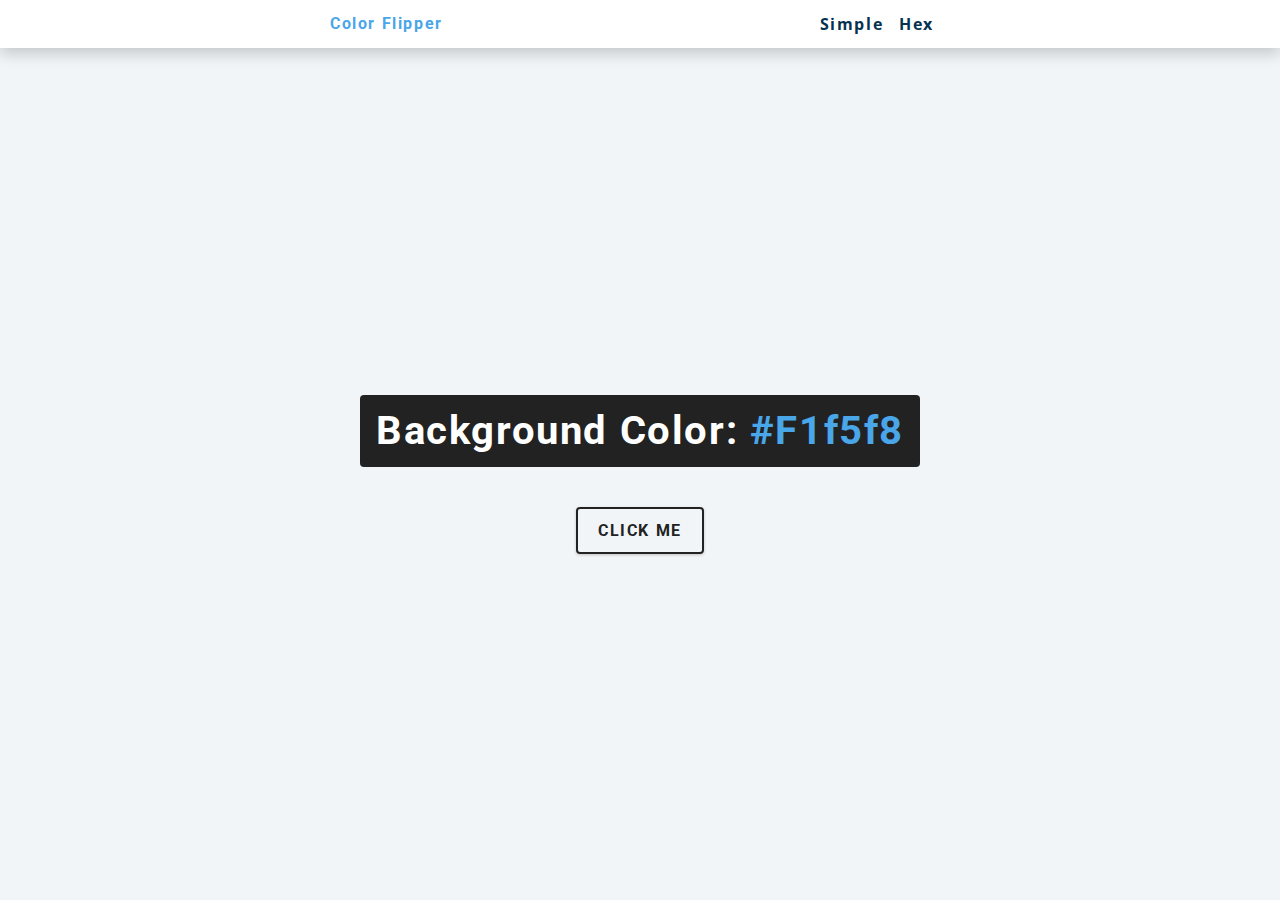
<file: Color Flipper/index.html>
<html lang="en">
  <head>
    <meta charset="UTF-8" />
    <meta http-equiv="X-UA-Compatible" content="IE=edge" />
    <meta name="viewport" content="width=device-width, initial-scale=1.0" />
    <!-- Styles -->
    <link rel="stylesheet" href="style.css" />
    <title>Color Flipper</title>
  </head>
  <body>
    <nav>
      <div class="nav-center">
        <h4>Color Flipper</h4>
        <ul class="nav-links">
          <li>
            <a href="index.html">Simple</a>
          </li>
          <li>
            <a href="hex.html">Hex</a>
          </li>
        </ul>
      </div>
    </nav>

    <main>
      <div class="container">
        <h2>Background Color: <span class="color">#f1f5f8</span></h2>
        <button id="btn" class="btn btn-hero">Click Me</button>
      </div>
    </main>
    <!-- javascript -->
    <script type="text/javascript" src="script.js"></script>
  </body>
</html>
</file>
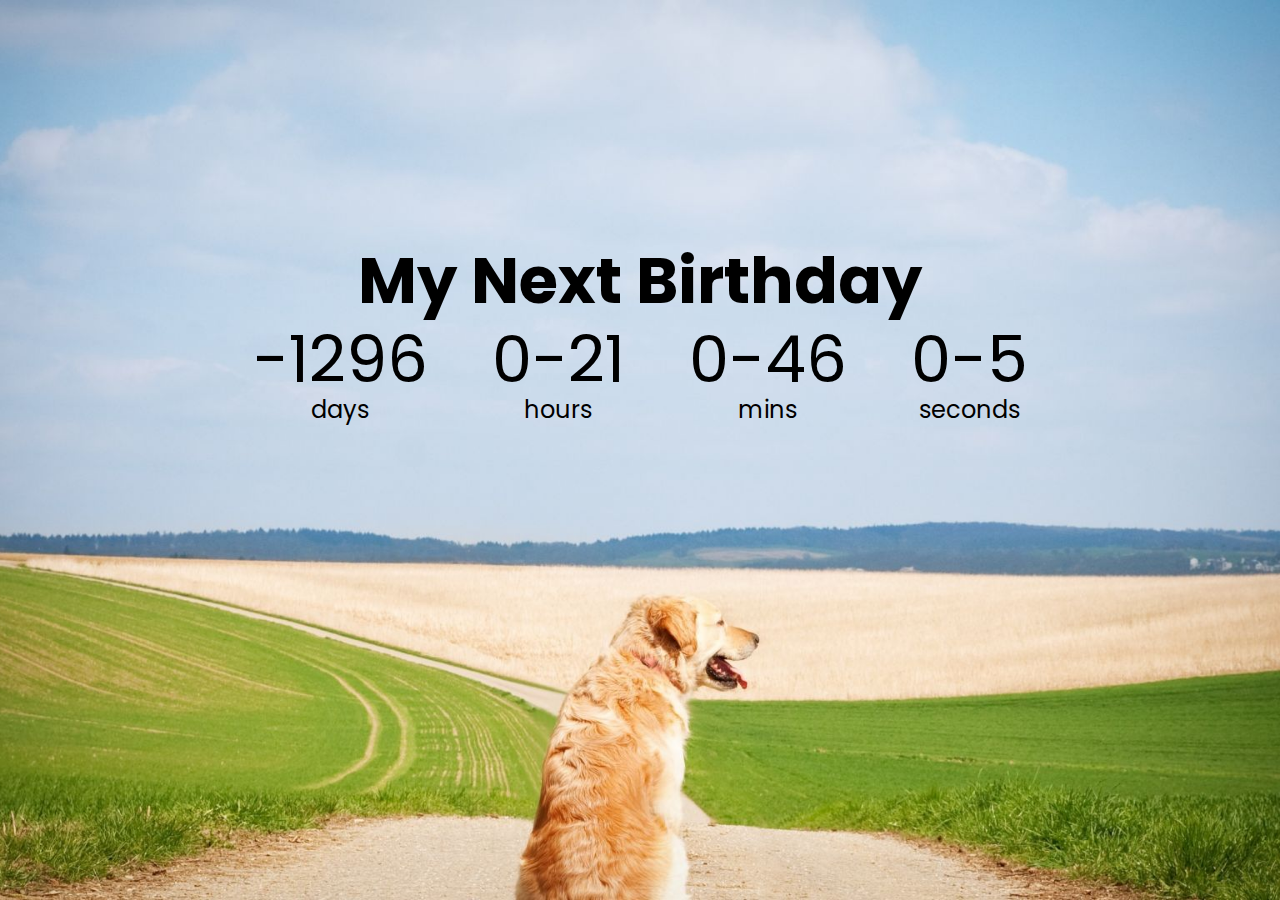
<file: Countdown-timer/index.html>
<html lang="en">
  <head>
    <meta charset="UTF-8" />
    <meta http-equiv="X-UA-Compatible" content="IE=edge" />
    <meta name="viewport" content="width=device-width, initial-scale=1.0" />
    <link rel="stylesheet" href="style.css" />

    <title>CountDown-timer</title>
  </head>
  <body>
    <h1>My Next Birthday</h1>
    <div class="countdown_container">
      <div class="countdown-el days_c">
        <p class="big_text" id="days">0</p>
        <span>days </span>
      </div>
      <div class="countdown-el hours_c">
        <p class="big_text" id="hours">0</p>
        <span>hours </span>
      </div>
      <div class="countdown-el mins_c">
        <p class="big_text" id="mins">0</p>
        <span>mins</span>
      </div>
      <div class="countdown-el seconds_c">
        <p class="big_text" id="seconds">0</p>
        <span>seconds</span>
      </div>
    </div>
  </body>
  <script type="text/javascript" src="script.js"></script>
</html>
</file>
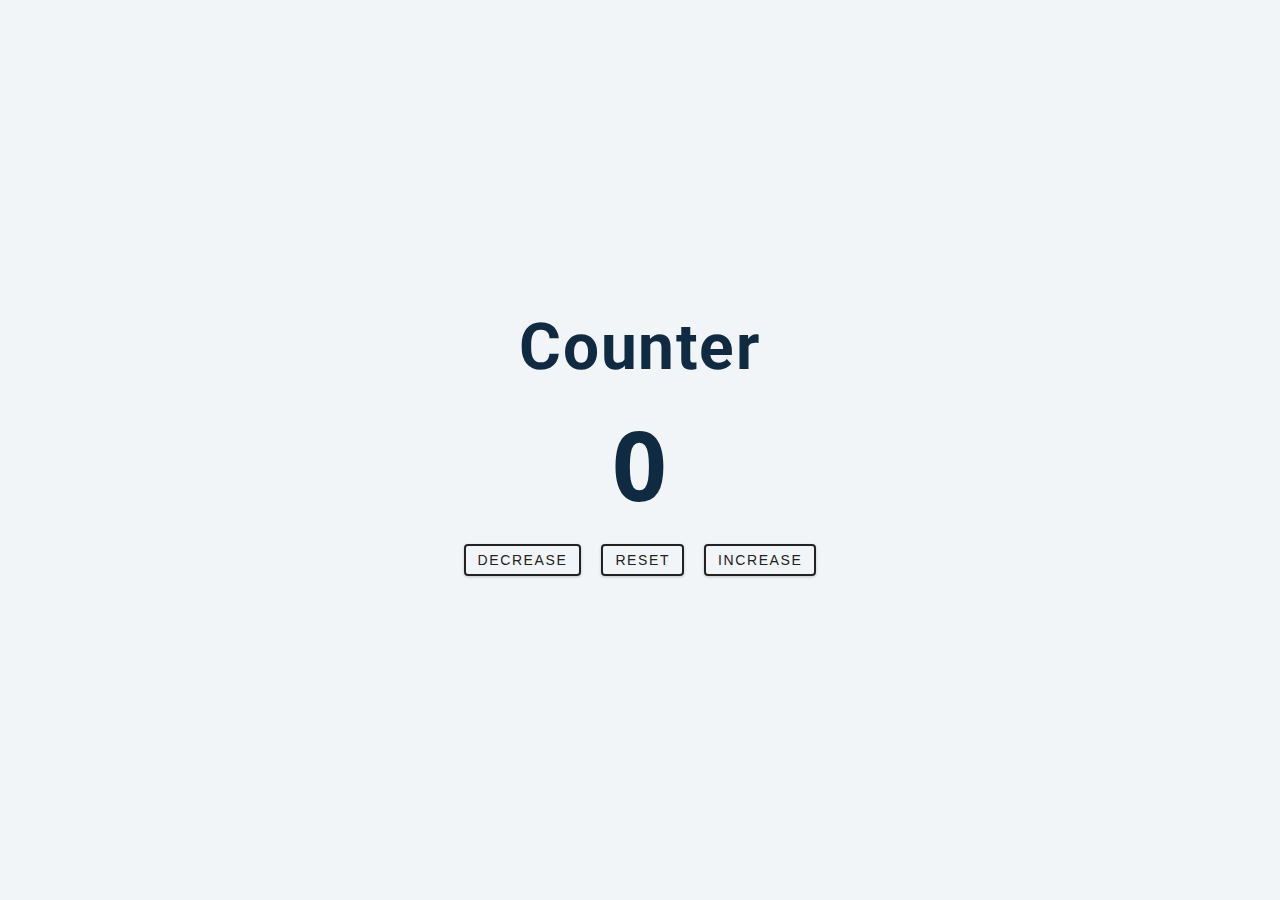
<file: Counter/index.html>
<html lang="en">
  <head>
    <meta charset="UTF-8" />
    <meta http-equiv="X-UA-Compatible" content="IE=edge" />
    <meta name="viewport" content="width=device-width, initial-scale=1.0" />
    <!-- Styles -->
    <link rel="stylesheet" href="style.css" />

    <title>Counter</title>
  </head>
  <body>
    <main>
      <div class="container">
        <h1>Counter</h1>
        <span id="value">0</span>
        <div class="button-container">
          <button class="btn decrease">Decrease</button>
          <button class="btn reset">Reset</button>
          <button class="btn increase">Increase</button>
        </div>
      </div>
    </main>
    <!-- javascript -->
    <script type="text/javascript" src="script.js"></script>
  </body>
</html>
</file>
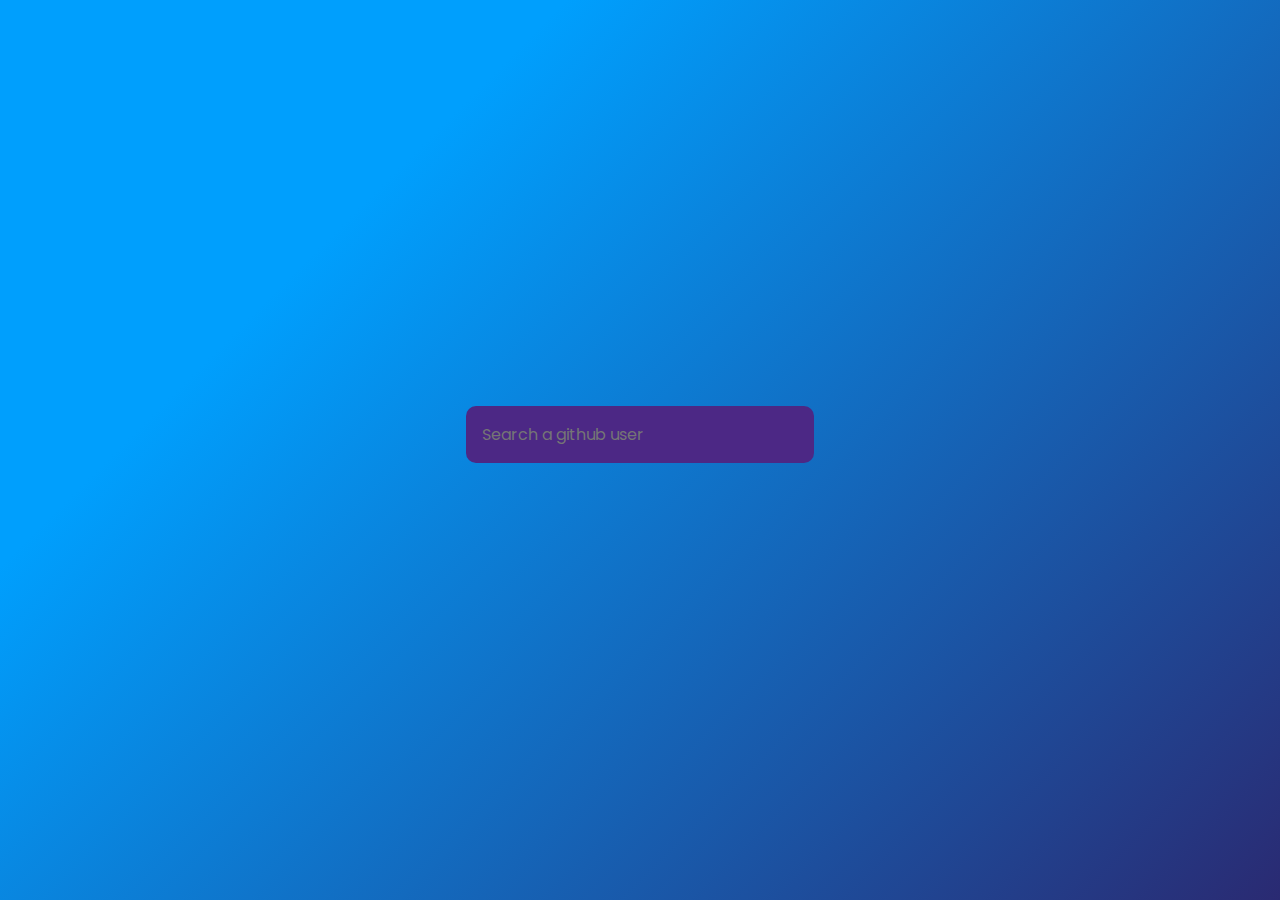
<file: Github profile/index.html>
<html lang="en">
  <head>
    <meta charset="UTF-8" />
    <meta http-equiv="X-UA-Compatible" content="IE=edge" />
    <meta name="viewport" content="width=device-width, initial-scale=1.0" />
    <!-- Styles -->
    <link rel="stylesheet" href="style.css" />

    <title>Github profile</title>
  </head>
  <body>
    <form action="" id="form">
      <input type="text" id="search" placeholder="Search a github user" />
    </form>
    <main id="main"></main>
    <!-- javascript -->
    <script type="text/javascript" src="script.js"></script>
  </body>
</html>
</file>
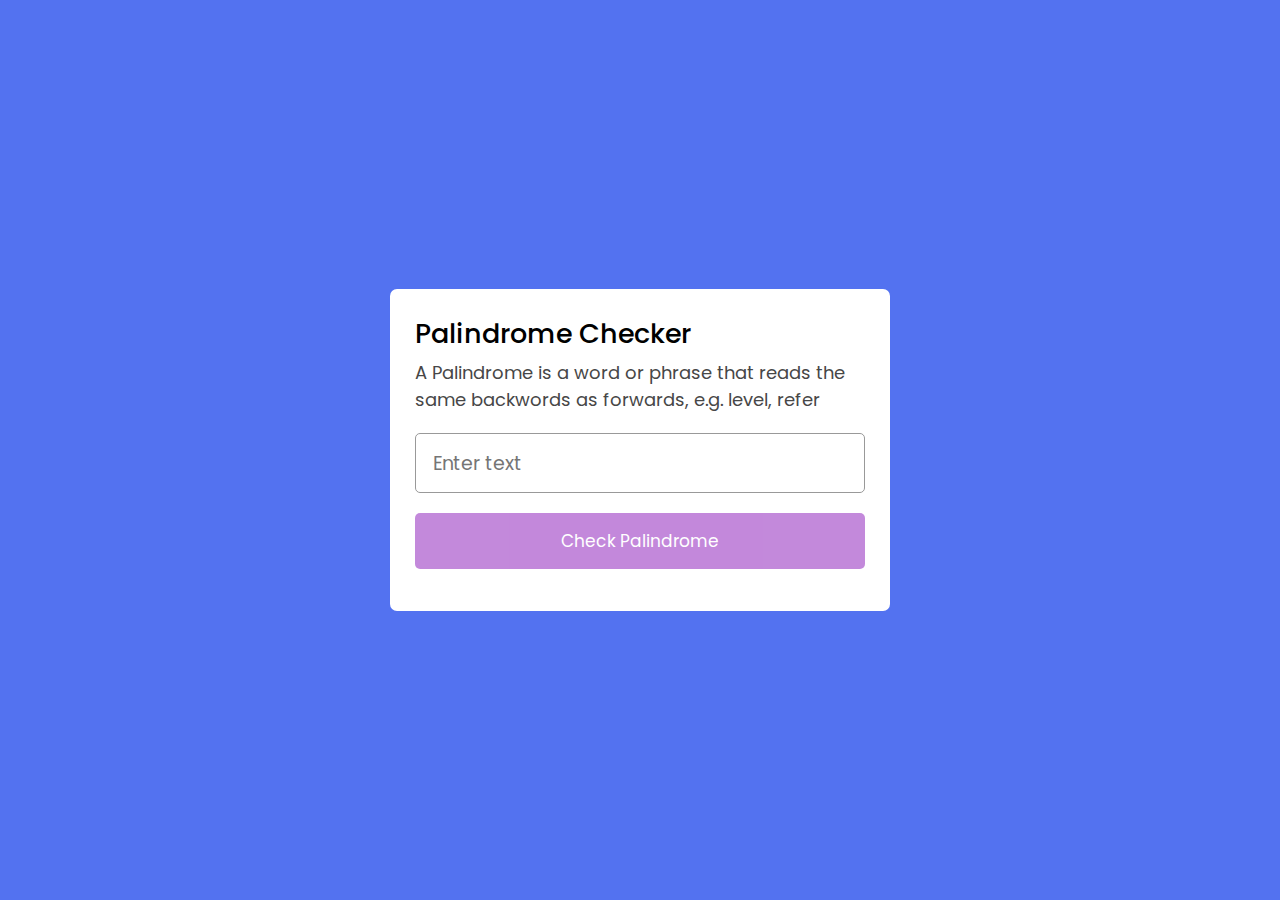
<file: Palindrome checker/index.html>
<html lang="en">
  <head>
    <meta charset="UTF-8" />
    <meta http-equiv="X-UA-Compatible" content="IE=edge" />
    <meta name="viewport" content="width=device-width, initial-scale=1.0" />
    <!-- Styles -->
    <link rel="stylesheet" href="style.css" />
    <link
      rel="stylesheet"
      href="https://cdnjs.cloudflare.com/ajax/libs/font-awesome/6.2.0/css/all.min.css"
      integrity="sha512-xh6O/CkQoPOWDdYTDqeRdPCVd1SpvCA9XXcUnZS2FmJNp1coAFzvtCN9BmamE+4aHK8yyUHUSCcJHgXloTyT2A=="
      crossorigin="anonymous"
      referrerpolicy="no-referrer"
    />
    <title>Palindrome Checker</title>
  </head>
  <body>
    <div class="wrapper">
      <header>
        <h1>Palindrome Checker</h1>
        <p>
          A Palindrome is a word or phrase that reads the same backwords as
          forwards, e.g. level, refer
        </p>
      </header>
      <div class="inputs">
        <input type="text" placeholder="Enter text" />
        <button>Check Palindrome</button>
      </div>
      <p class="info_txt"></p>
    </div>

    <!-- javascript -->
    <script type="text/javascript" src="script.js"></script>
  </body>
</html>
</file>
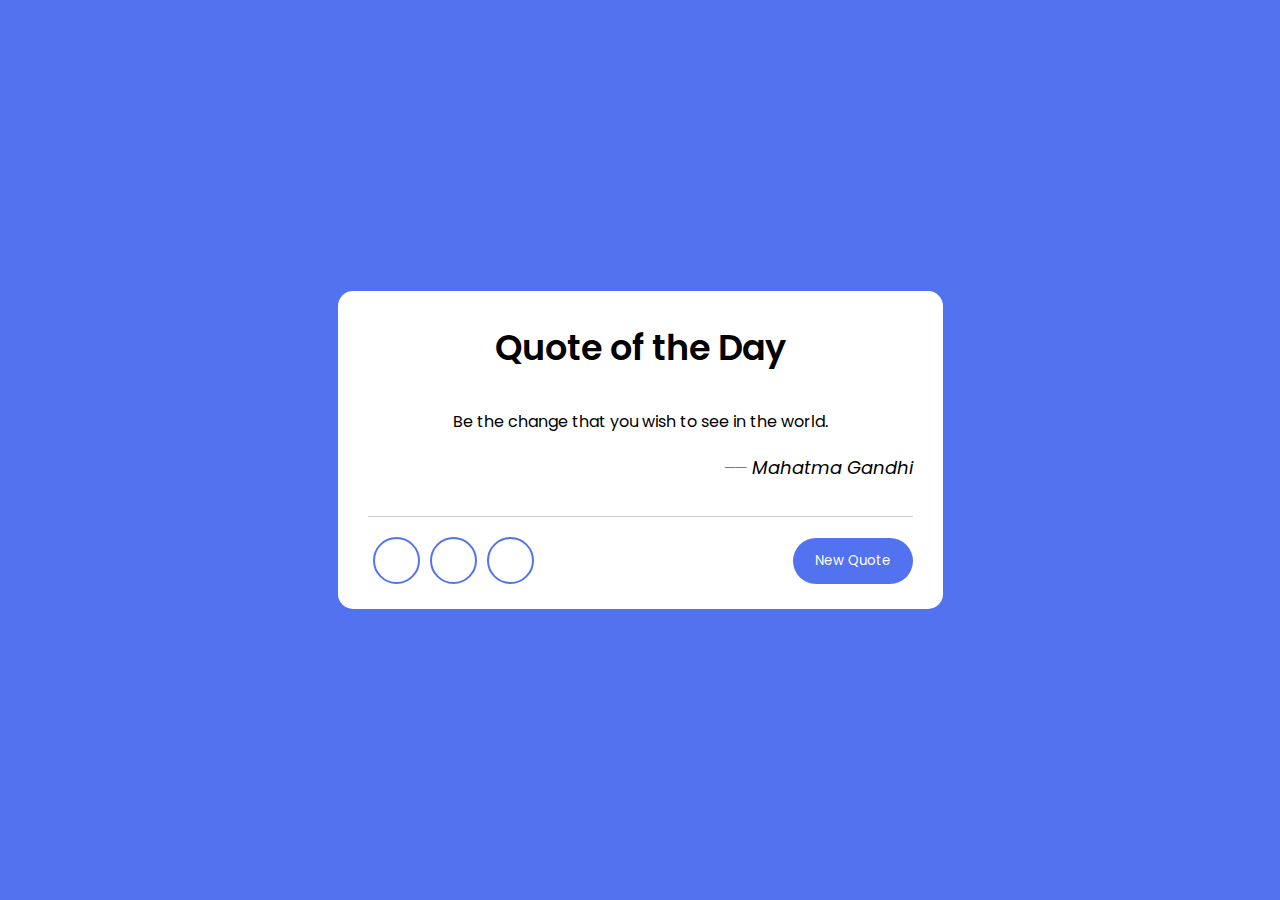
<file: Quote generator/index.html>
<html lang="en">
  <head>
    <meta charset="UTF-8" />
    <meta http-equiv="X-UA-Compatible" content="IE=edge" />
    <meta name="viewport" content="width=device-width, initial-scale=1.0" />
    <!-- Styles -->
    <link rel="stylesheet" href="style.css" />
    <link
      rel="stylesheet"
      href="https://cdnjs.cloudflare.com/ajax/libs/font-awesome/6.2.0/css/all.min.css"
      integrity="sha512-xh6O/CkQoPOWDdYTDqeRdPCVd1SpvCA9XXcUnZS2FmJNp1coAFzvtCN9BmamE+4aHK8yyUHUSCcJHgXloTyT2A=="
      crossorigin="anonymous"
      referrerpolicy="no-referrer"
    />
    <title>Quote Generator</title>
  </head>
  <body>
    <div class="wrapper">
      <header>Quote of the Day</header>
      <div class="content">
        <div class="quote_area">
          <i class="fas fa-quote-left"></i>
          <p class="quote">Be the change that you wish to see in the world.</p>
          <i class="fas fa-quote-right"></i>
        </div>
        <div class="author">
          <span>__</span>
          <span class="name">Mahatma Gandhi</span>
        </div>
      </div>
      <div class="buttons">
        <div class="features">
          <ul>
            <li class="sound"><i class="fas fa-volume-up"></i></li>
            <li class="copy"><i class="fas fa-copy"></i></li>
            <li class="twitter"><i class="fab fa-twitter"></i></li>
          </ul>
          <button>New Quote</button>
        </div>
      </div>
    </div>

    <!-- javascript -->
    <script type="text/javascript" src="script.js"></script>
  </body>
</html>
</file>
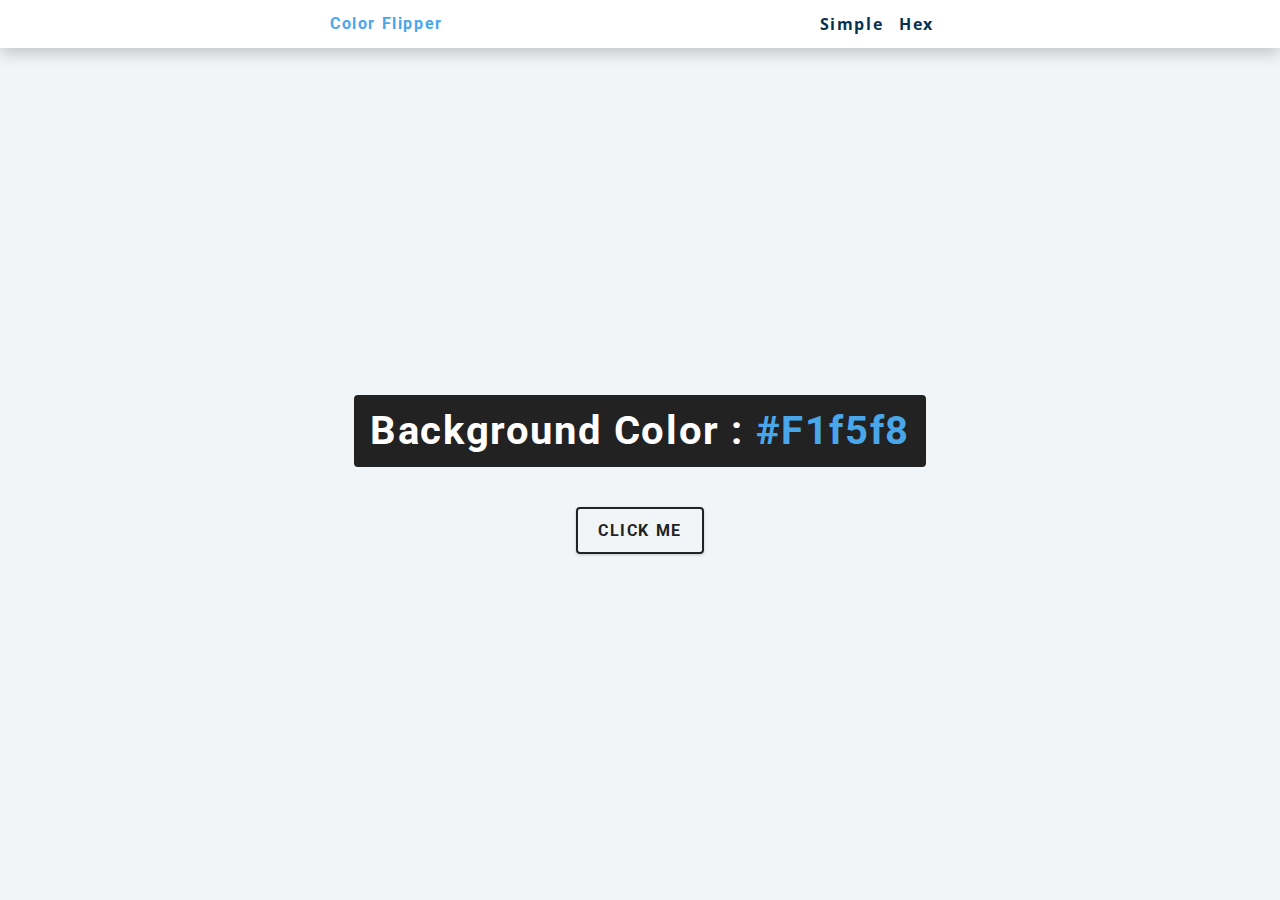
<file: Color Flipper/hex.html>
<!DOCTYPE html>
<html lang="en">
  <head>
    <meta charset="UTF-8" />
    <meta name="viewport" content="width=device-width, initial-scale=1.0" />
    <title>Color Flipper || Simple</title>

    <!-- styles -->
    <link rel="stylesheet" href="style.css" />
  </head>

  <body>
    <nav>
      <div class="nav-center">
        <h4>Color Flipper</h4>
        <ul class="nav-links">
          <li><a href="index.html">Simple</a></li>
          <li><a href="hex.html">Hex</a></li>
        </ul>
      </div>
    </nav>
    <main>
      <div class="container">
        <h2>Background Color : <span class="color">#f1f5f8</span></h2>
        <button class="btn btn-hero" id="btn">Click Me</button>
      </div>
    </main>
    <!-- javascript -->
    <script src="hex.js"></script>
  </body>
</html>
</file>
<file: Color Flipper/style.css>
/*
=============== 
Fonts
===============
*/
@import url("https://fonts.googleapis.com/css?family=Open+Sans|Roboto:400,700&display=swap");

/*
=============== 
Variables
===============
*/

:root {
  /* dark shades of primary color*/
  --clr-primary-1: hsl(205, 86%, 17%);
  --clr-primary-2: hsl(205, 77%, 27%);
  --clr-primary-3: hsl(205, 72%, 37%);
  --clr-primary-4: hsl(205, 63%, 48%);
  /* primary/main color */
  --clr-primary-5: hsl(205, 78%, 60%);
  /* lighter shades of primary color */
  --clr-primary-6: hsl(205, 89%, 70%);
  --clr-primary-7: hsl(205, 90%, 76%);
  --clr-primary-8: hsl(205, 86%, 81%);
  --clr-primary-9: hsl(205, 90%, 88%);
  --clr-primary-10: hsl(205, 100%, 96%);
  /* darkest grey - used for headings */
  --clr-grey-1: hsl(209, 61%, 16%);
  --clr-grey-2: hsl(211, 39%, 23%);
  --clr-grey-3: hsl(209, 34%, 30%);
  --clr-grey-4: hsl(209, 28%, 39%);
  /* grey used for paragraphs */
  --clr-grey-5: hsl(210, 22%, 49%);
  --clr-grey-6: hsl(209, 23%, 60%);
  --clr-grey-7: hsl(211, 27%, 70%);
  --clr-grey-8: hsl(210, 31%, 80%);
  --clr-grey-9: hsl(212, 33%, 89%);
  --clr-grey-10: hsl(210, 36%, 96%);
  --clr-white: #fff;
  --clr-red-dark: hsl(360, 67%, 44%);
  --clr-red-light: hsl(360, 71%, 66%);
  --clr-green-dark: hsl(125, 67%, 44%);
  --clr-green-light: hsl(125, 71%, 66%);
  --clr-black: #222;
  --ff-primary: "Roboto", sans-serif;
  --ff-secondary: "Open Sans", sans-serif;
  --transition: all 0.3s linear;
  --spacing: 0.1rem;
  --radius: 0.25rem;
  --light-shadow: 0 5px 15px rgba(0, 0, 0, 0.1);
  --dark-shadow: 0 5px 15px rgba(0, 0, 0, 0.2);
  --max-width: 1170px;
  --fixed-width: 620px;
}
/*
=============== 
Global Styles
===============
*/

*,
::after,
::before {
  margin: 0;
  padding: 0;
  box-sizing: border-box;
}
body {
  font-family: var(--ff-secondary);
  background: var(--clr-grey-10);
  color: var(--clr-grey-1);
  line-height: 1.5;
  font-size: 0.875rem;
}
ul {
  list-style-type: none;
}
a {
  text-decoration: none;
}
h1,
h2,
h3,
h4 {
  letter-spacing: var(--spacing);
  text-transform: capitalize;
  line-height: 1.25;
  margin-bottom: 0.75rem;
  font-family: var(--ff-primary);
}
h1 {
  font-size: 3rem;
}
h2 {
  font-size: 2rem;
}
h3 {
  font-size: 1.25rem;
}
h4 {
  font-size: 0.875rem;
}
p {
  margin-bottom: 1.25rem;
  color: var(--clr-grey-5);
}
@media screen and (min-width: 800px) {
  h1 {
    font-size: 4rem;
  }
  h2 {
    font-size: 2.5rem;
  }
  h3 {
    font-size: 1.75rem;
  }
  h4 {
    font-size: 1rem;
  }
  body {
    font-size: 1rem;
  }
  h1,
  h2,
  h3,
  h4 {
    line-height: 1;
  }
}
/*  global classes */

/* section */
.section {
  padding: 5rem 0;
}

.section-center {
  width: 90vw;
  margin: 0 auto;
  max-width: 1170px;
}
@media screen and (min-width: 992px) {
  .section-center {
    width: 95vw;
  }
}
main {
  min-height: 100vh;
  display: grid;
  place-items: center;
}

/*
=============== 
Nav
===============
*/
nav {
  background: var(--clr-white);
  height: 3rem;
  display: grid;
  align-items: center;
  box-shadow: var(--dark-shadow);
}
.nav-center {
  width: 90vw;
  max-width: var(--fixed-width);
  margin: 0 auto;
  display: flex;
  align-items: center;
  justify-content: space-between;
}
.nav-center h4 {
  margin-bottom: 0;
  color: var(--clr-primary-5);
}
.nav-links {
  display: flex;
}
nav a {
  text-transform: capitalize;
  font-weight: 700;
  font-size: 1rem;
  color: var(--clr-primary-1);
  letter-spacing: var(--spacing);
  margin-right: 1rem;
}
nav a:hover {
  color: var(--clr-primary-5);
}
/*
=============== 
Container
===============
*/
main {
  min-height: calc(100vh - 3rem);
  display: grid;
  place-items: center;
}
.container {
  text-align: center;
}
.container h2 {
  background: var(--clr-black);
  color: var(--clr-white);
  padding: 1rem;
  border-radius: var(--radius);
  margin-bottom: 2.5rem;
}
.color {
  color: var(--clr-primary-5);
}
.btn-hero {
  font-family: var(--ff-primary);
  text-transform: uppercase;
  background: transparent;
  color: var(--clr-black);
  letter-spacing: var(--spacing);
  display: inline-block;
  font-weight: 700;
  transition: var(--transition);
  border: 2px solid var(--clr-black);
  cursor: pointer;
  box-shadow: 0 1px 3px rgba(0, 0, 0, 0.2);
  border-radius: var(--radius);
  font-size: 1rem;
  padding: 0.75rem 1.25rem;
}
.btn-hero:hover {
  color: var(--clr-white);
  background: var(--clr-black);
}
</file>
<file: Countdown-timer/style.css>
@import url("https://fonts.googleapis.com/css2?family=Poppins:wght@400;500;600;700;800;900&display=swap");

* {
  box-sizing: border-box;
  margin: 0;
  padding: 0;
}

body {
  background-image: url("./dog.jpg");
  min-height: 100vh;
  background-position: center center;
  background-size: cover;
  font-family: "Poppins", sans-serif;
  display: flex;
  flex-direction: column;
  align-items: center;
  justify-content: center;
}

h1 {
  font-size: 4rem;
  margin-top: -15rem;
}

.countdown_container {
  display: flex;
}

.big_text {
  font-size: 4rem;
  line-height: 1;
  margin: 0 2rem;
}

.countdown-el {
  text-align: center;
}

.countdown-el span {
  font-size: 1.5rem;
}
</file>
<file: Counter/style.css>
/*
=============== 
Fonts
===============
*/
@import url("https://fonts.googleapis.com/css?family=Open+Sans|Roboto:400,700&display=swap");

/*
=============== 
Variables
===============
*/

:root {
  /* dark shades of primary color*/
  --clr-primary-1: hsl(205, 86%, 17%);
  --clr-primary-2: hsl(205, 77%, 27%);
  --clr-primary-3: hsl(205, 72%, 37%);
  --clr-primary-4: hsl(205, 63%, 48%);
  /* primary/main color */
  --clr-primary-5: hsl(205, 78%, 60%);
  /* lighter shades of primary color */
  --clr-primary-6: hsl(205, 89%, 70%);
  --clr-primary-7: hsl(205, 90%, 76%);
  --clr-primary-8: hsl(205, 86%, 81%);
  --clr-primary-9: hsl(205, 90%, 88%);
  --clr-primary-10: hsl(205, 100%, 96%);
  /* darkest grey - used for headings */
  --clr-grey-1: hsl(209, 61%, 16%);
  --clr-grey-2: hsl(211, 39%, 23%);
  --clr-grey-3: hsl(209, 34%, 30%);
  --clr-grey-4: hsl(209, 28%, 39%);
  /* grey used for paragraphs */
  --clr-grey-5: hsl(210, 22%, 49%);
  --clr-grey-6: hsl(209, 23%, 60%);
  --clr-grey-7: hsl(211, 27%, 70%);
  --clr-grey-8: hsl(210, 31%, 80%);
  --clr-grey-9: hsl(212, 33%, 89%);
  --clr-grey-10: hsl(210, 36%, 96%);
  --clr-white: #fff;
  --clr-red-dark: hsl(360, 67%, 44%);
  --clr-red-light: hsl(360, 71%, 66%);
  --clr-green-dark: hsl(125, 67%, 44%);
  --clr-green-light: hsl(125, 71%, 66%);
  --clr-black: #222;
  --ff-primary: "Roboto", sans-serif;
  --ff-secondary: "Open Sans", sans-serif;
  --transition: all 0.3s linear;
  --spacing: 0.1rem;
  --radius: 0.25rem;
  --light-shadow: 0 5px 15px rgba(0, 0, 0, 0.1);
  --dark-shadow: 0 5px 15px rgba(0, 0, 0, 0.2);
  --max-width: 1170px;
  --fixed-width: 620px;
}
/*
=============== 
Global Styles
===============
*/

*,
::after,
::before {
  margin: 0;
  padding: 0;
  box-sizing: border-box;
}
body {
  font-family: var(--ff-secondary);
  background: var(--clr-grey-10);
  color: var(--clr-grey-1);
  line-height: 1.5;
  font-size: 0.875rem;
}
ul {
  list-style-type: none;
}
a {
  text-decoration: none;
}
h1,
h2,
h3,
h4 {
  letter-spacing: var(--spacing);
  text-transform: capitalize;
  line-height: 1.25;
  margin-bottom: 0.75rem;
  font-family: var(--ff-primary);
}
h1 {
  font-size: 3rem;
}
h2 {
  font-size: 2rem;
}
h3 {
  font-size: 1.25rem;
}
h4 {
  font-size: 0.875rem;
}
p {
  margin-bottom: 1.25rem;
  color: var(--clr-grey-5);
}
@media screen and (min-width: 800px) {
  h1 {
    font-size: 4rem;
  }
  h2 {
    font-size: 2.5rem;
  }
  h3 {
    font-size: 1.75rem;
  }
  h4 {
    font-size: 1rem;
  }
  body {
    font-size: 1rem;
  }
  h1,
  h2,
  h3,
  h4 {
    line-height: 1;
  }
}
/*  global classes */

/* section */
.section {
  padding: 5rem 0;
}

.section-center {
  width: 90vw;
  margin: 0 auto;
  max-width: 1170px;
}
@media screen and (min-width: 992px) {
  .section-center {
    width: 95vw;
  }
}
main {
  min-height: 100vh;
  display: grid;
  place-items: center;
}

/*
=============== 
Nav
===============
*/
nav {
  background: var(--clr-white);
  height: 3rem;
  display: grid;
  align-items: center;
  box-shadow: var(--dark-shadow);
}
.nav-center {
  width: 90vw;
  max-width: var(--fixed-width);
  margin: 0 auto;
  display: flex;
  align-items: center;
  justify-content: space-between;
}
.nav-center h4 {
  margin-bottom: 0;
  color: var(--clr-primary-5);
}
.nav-links {
  display: flex;
}
nav a {
  text-transform: capitalize;
  font-weight: 700;
  font-size: 1rem;
  color: var(--clr-primary-1);
  letter-spacing: var(--spacing);
  margin-right: 1rem;
}
nav a:hover {
  color: var(--clr-primary-5);
}
/*
=============== 
Container
===============
*/
main {
  min-height: 100vh;
  display: grid;
  place-items: center;
}
.container {
  text-align: center;
}
#value {
  font-size: 6rem;
  font-weight: bold;
}
.btn {
  text-transform: uppercase;
  background: transparent;
  color: var(--clr-black);
  padding: 0.375rem 0.75rem;
  letter-spacing: var(--spacing);
  display: inline-block;
  transition: var(--transition);
  font-size: 0.875rem;
  border: 2px solid var(--clr-black);
  cursor: pointer;
  box-shadow: 0 1px 3px rgba(0, 0, 0, 0.2);
  border-radius: var(--radius);
  margin: 0.5rem;
}
.btn:hover {
  color: var(--clr-white);
  background: var(--clr-black);
}

.decrease:hover {
  background: var(--clr-red-dark);
}

.increase:hover {
  background: var(--clr-green-dark);
}
</file>
<file: Github profile/style.css>
@import url("https://fonts.googleapis.com/css2?family=Poppins:wght@400;500;600;700;800;900&display=swap");

* {
  box-sizing: border-box;
  margin: 0;
  padding: 0;
}

body {
  font-family: "Poppins", sans-serif;
  background-image: linear-gradient(315deg, #2a2a72 0%, #009ffd 74%);
  background-color: #2a2a72;
  display: flex;
  flex-direction: column;
  align-items: center;
  justify-content: center;
  margin: 0;
  min-height: 100vh;
}
input {
  background-color: #4c2885;
  border-radius: 10px;
  border: none;
  color: white;
  font-family: inherit;
  font-size: 1rem;
  padding: 1rem;
  margin-bottom: 2rem;
}

input:focus {
  outline: none;
}

.card {
  background-image: linear-gradient(315deg, #431d76 0%, #4c11ac 74%);
  background-color: #431d76;
  border-radius: 20px;
  display: flex;
  padding: 3rem;
  max-width: 800px;
}

.avatar {
  border: 10px solid #2a2a72;
  border-radius: 50%;
  height: 150px;
  width: 150px;
}

.user-info {
  color: white;
  margin-left: 2rem;
}

.user-info h2 {
  margin-top: 0;
}

.user-info ul {
  display: flex;
  justify-content: space-between;
  list-style-type: none;
  padding: 0;
  width: 300px;
}

.user-info ul li {
  display: flex;
  align-items: center;
}

.user-info ul li b {
  font-size: 0.9rem;
  margin-left: 0.5rem;
}

.repo {
  background-color: #2a2a72;
  border-radius: 5px;
  display: inline-block;
  color: white;
  font-size: 0.7rem;
  padding: 0.25rem 0.5rem;
  margin-bottom: 0.5rem;
  margin-right: 0.5rem;
  text-decoration: none;
}
</file>
<file: Palindrome checker/style.css>
@import url("https://fonts.googleapis.com/css2?family=Poppins:wght@400;500;600;700;800;900&display=swap");

* {
  box-sizing: border-box;
  margin: 0;
  padding: 0;
  font-family: "Poppins", sans-serif;
}

body {
  display: flex;
  align-items: center;
  justify-content: center;
  min-height: 100vh;
  background-color: #5372f0;
}

.wrapper {
  width: 500px;
  background: #fff;
  border-radius: 7px;
  padding: 25px 25px 15px;
}

header h1 {
  font-size: 27px;
  font-weight: 500;
}

header p {
  margin-top: 5px;
  font-size: 18px;
  color: #474747;
}

.inputs {
  margin: 20px 0 27px;
}

.inputs input {
  width: 100%;
  height: 60px;
  outline: none;
  font-size: 19px;
  padding: 0 17px;
  border-radius: 5px;
  border: 1px solid #999;
}

.inputs input:focus {
  box-shadow: 0 3px 6px rgba(0, 0, 0, 0.15);
}

.inputs button {
  width: 100%;
  height: 56px;
  outline: none;
  border-radius: 5px;
  opacity: 0.7;
  border: none;
  font-size: 17px;
  margin-top: 20px;
  color: #fff;
  background: #aa57cc;
  cursor: pointer;
  pointer-events: none;
}

.inputs button.active {
  opacity: 1;
  pointer-events: auto;
}

.info_txt {
  display: none;
  font-size: 19px;
  text-align: center;
  margin-bottom: 18px;
}

.info_txt span {
  color: #aa57cc;
}
</file>
<file: Quote generator/style.css>
@import url("https://fonts.googleapis.com/css2?family=Poppins:wght@400;500;600;700;800;900&display=swap");

* {
  box-sizing: border-box;
  margin: 0;
  padding: 0;
  font-family: "Poppins", sans-serif;
}

body {
  display: flex;
  align-items: center;
  justify-content: center;
  min-height: 100vh;
  background-color: #5372f0;
}

.wrapper {
  width: 605px;
  background: #fff;
  border-radius: 15px;
  padding: 30px 30px 25px;
}

.wrapper header {
  font-size: 35px;
  font-weight: 600;
  text-align: center;
}

.wrapper .content {
  margin: 35px 0;
}

.quote_area i {
  font-size: 15px;
}

.quote_area i:first-child {
  margin: 3px 10px 0 0;
}

.quote_area i:last-child {
  display: flex;
  align-items: flex-end;
  margin: 0 0 3px 10px;
}

.content .quote_area {
  display: flex;
  justify-content: center;
  word-break: break-all;
}

.content .author {
  display: flex;
  font-size: 18px;
  font-style: italic;
  margin-top: 20px;
  justify-content: flex-end;
}

.author span:first-child {
  margin: -7px 5px 0 0;
  font-family: monospace;
}

.wrapper .buttons {
  border-top: 1px solid #ccc;
}

.buttons .features {
  display: flex;
  align-items: center;
  margin-top: 20px;
  justify-content: space-between;
}

.features ul {
  display: flex;
}

.features ul li {
  list-style: none;
  margin: 0 5px;
  height: 47px;
  width: 47px;
  cursor: pointer;
  color: #5372f0;
  display: flex;
  align-items: center;
  justify-content: center;
  border-radius: 50%;
  border: 2px solid #5372f0;
  transition: all 0.3s ease;
}

.features ul li:hover {
  color: #fff;
  background: #5372f0;
}

.features button {
  border: none;
  outline: none;
  color: #fff;
  cursor: pointer;
  font-style: 16px;
  padding: 13px 22px;
  border-radius: 30px;
  background: #5372f0;
}

button.loading {
  opacity: 0.7;
  pointer-events: none;
}
</file>
